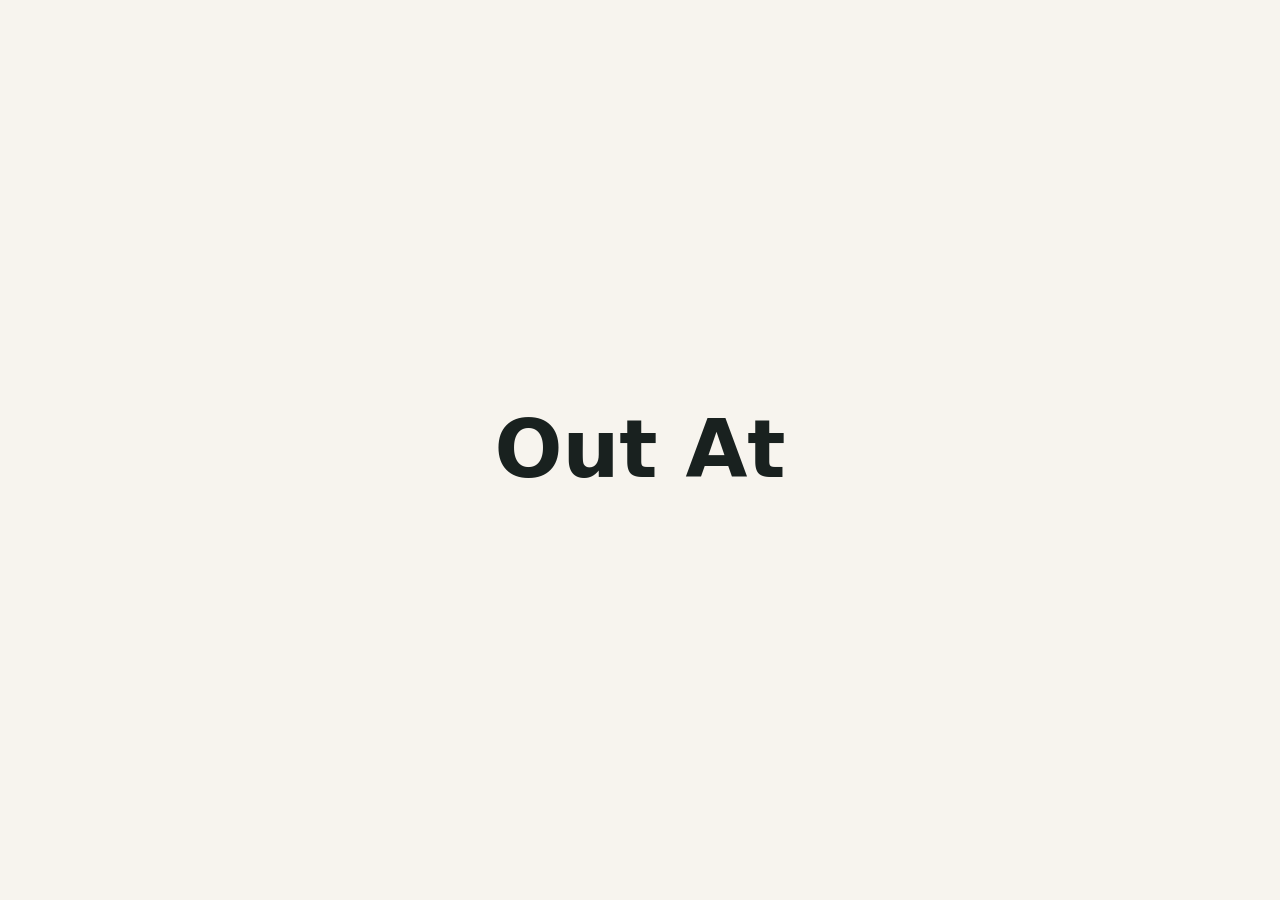
<file: index.html>
<!doctype html>
<html lang="en">
<head>
  <meta charset="utf-8">
  <meta name="viewport" content="width=device-width, initial-scale=1">
  <title>Out At</title>
  <meta name="description" content="Out At.">
  <link rel="stylesheet" href="assets/styles.css">
</head>
<body class="holding-page">
  <main class="holding">
    <h1>Out At</h1>
  </main>
</body>
</html>
</file>
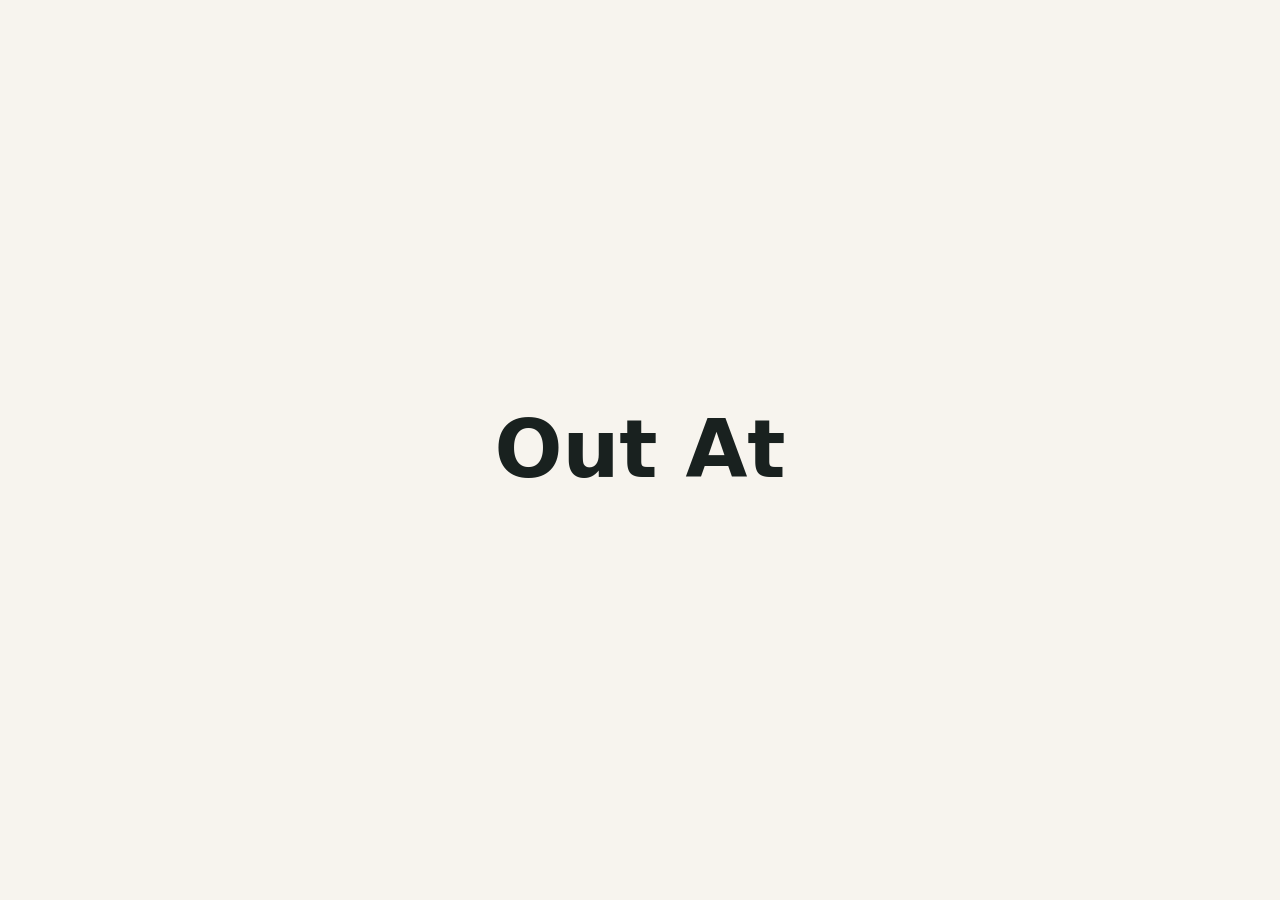
<file: join/index.html>
<!doctype html>
<html lang="en">
<head>
  <meta charset="utf-8">
  <meta name="viewport" content="width=device-width, initial-scale=1">
  <title>Join Out At</title>
  <meta name="robots" content="noindex">
  <meta http-equiv="refresh" content="0; url=/">
  <link rel="canonical" href="/">
  <link rel="stylesheet" href="../assets/styles.css">
</head>
<body class="holding-page">
  <main class="holding">
    <h1>Out At</h1>
  </main>
</body>
</html>
</file>
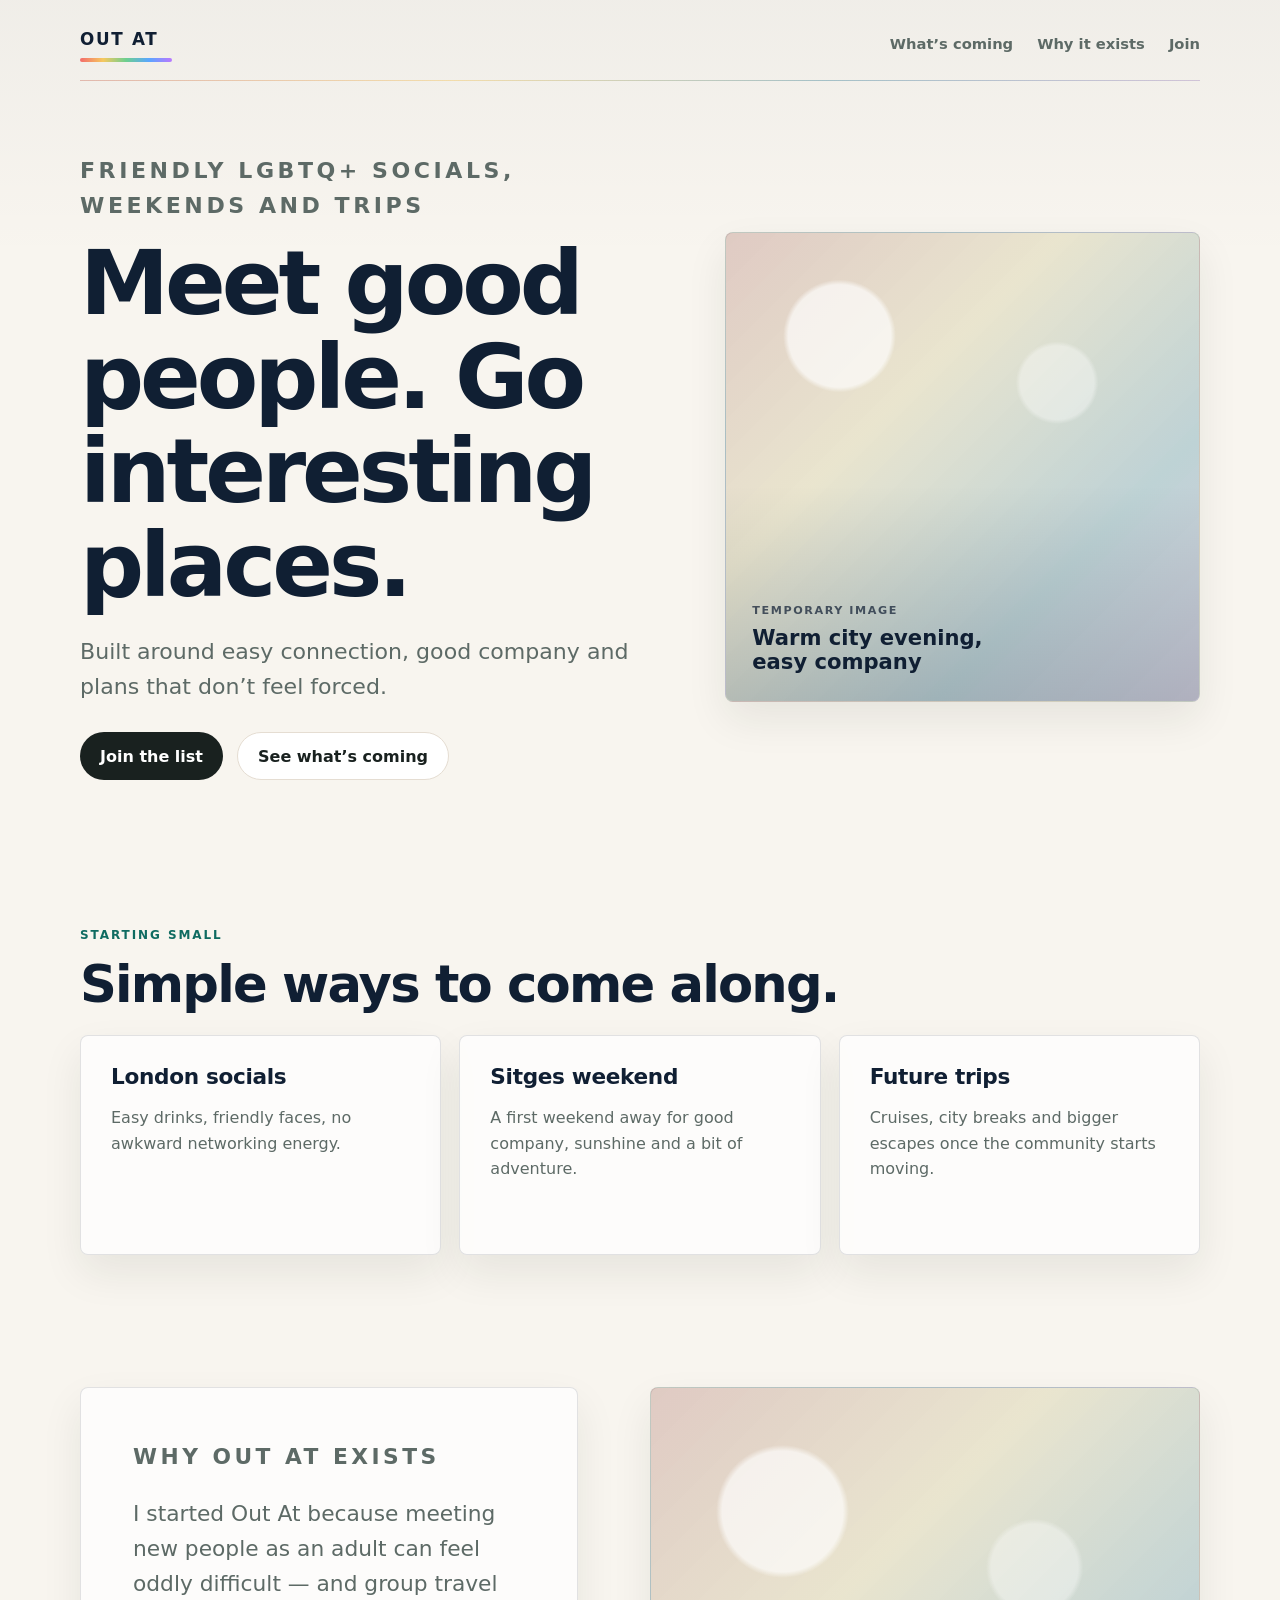
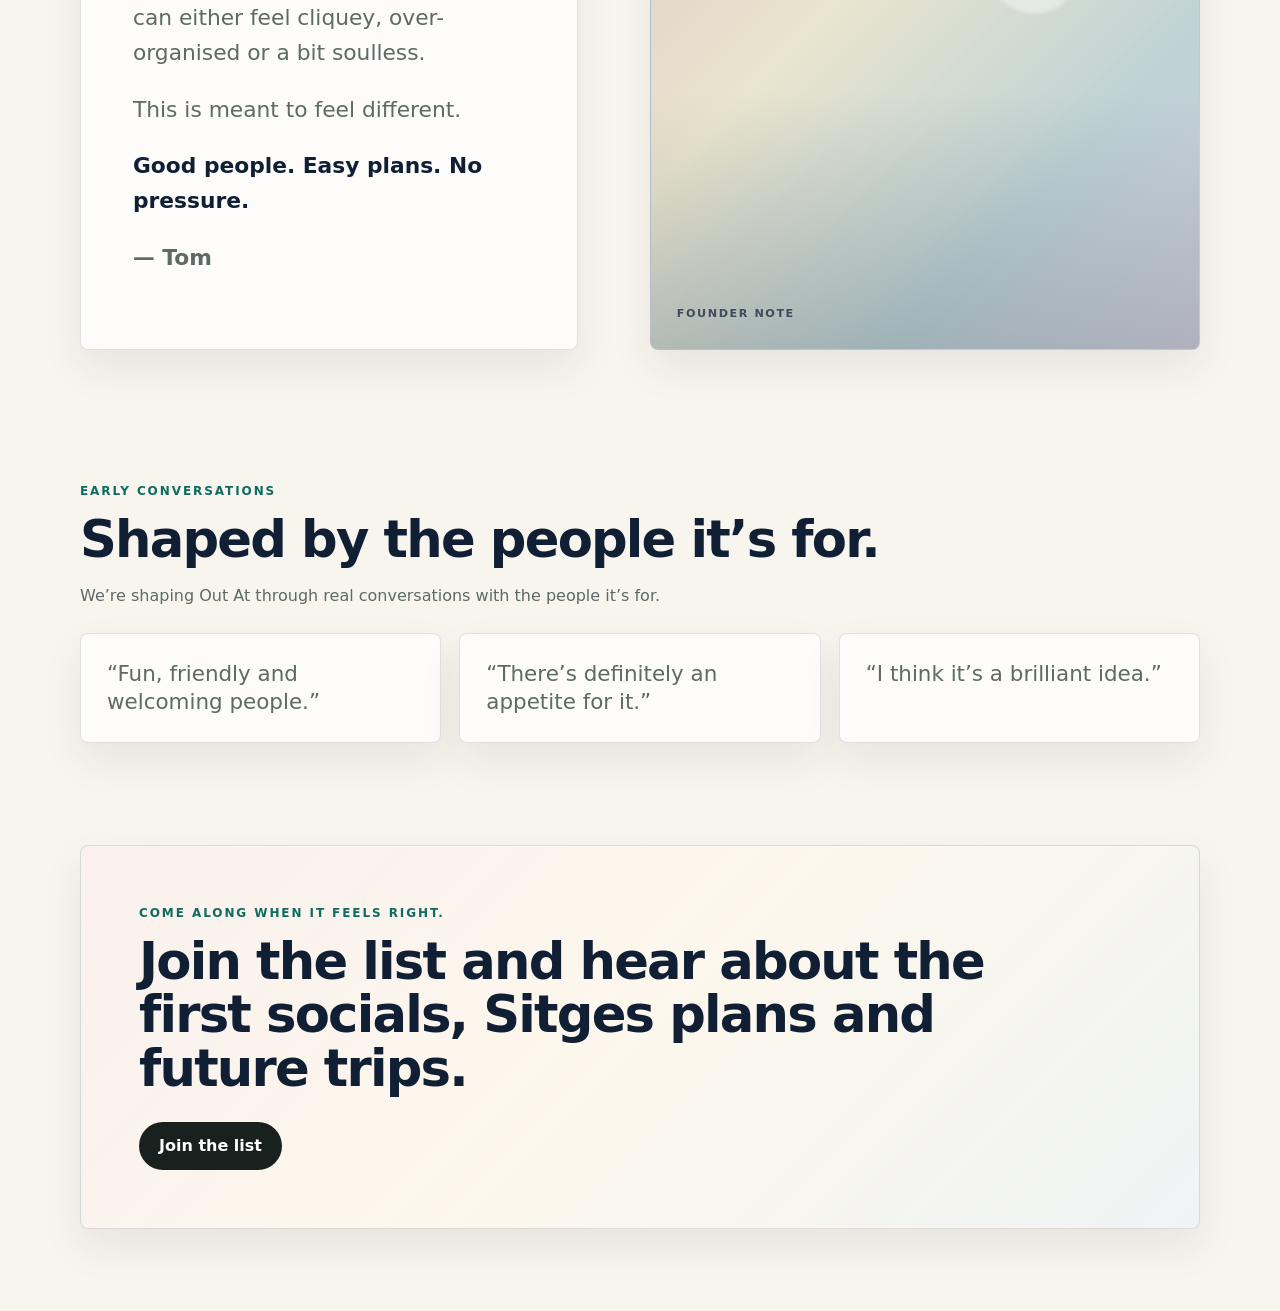
<file: poppet/index.html>
<!doctype html>
<html lang="en">
<head>
  <meta charset="utf-8">
  <meta name="viewport" content="width=device-width, initial-scale=1">
  <title>Out At | LGBTQ+ socials, weekends and trips</title>
  <meta name="description" content="Out At brings together friendly LGBTQ+ people for London socials, weekends away and future trips.">
  <link rel="stylesheet" href="../assets/styles.css">
  <link rel="stylesheet" href="../assets/mvp.css">
</head>
<body class="mvp-page">
  <header class="mvp-header">
    <a class="mvp-wordmark" href="/poppet/">
      <span>OUT AT</span>
      <span class="gradient-line"></span>
    </a>
    <nav class="mvp-nav" aria-label="Primary navigation">
      <a href="#coming">What’s coming</a>
      <a href="#why">Why it exists</a>
      <a href="/poppet/join.html">Join</a>
    </nav>
  </header>
  <div class="mvp-header-line" aria-hidden="true"></div>

  <main class="mvp-main">
    <section class="mvp-hero">
      <div class="mvp-hero-copy">
        <p class="eyebrow">Friendly LGBTQ+ socials, weekends and trips</p>
        <h1>Meet good people. Go interesting places.</h1>
        <p>
          Built around easy connection, good company and plans that don’t feel forced.
        </p>
        <div class="hero-actions">
          <a class="button primary" href="/poppet/join.html">Join the list</a>
          <a class="button secondary" href="#coming">See what’s coming</a>
        </div>
      </div>
      <div class="mvp-editorial-image" aria-label="Placeholder image: candid LGBTQ+ friends on a warm city evening.">
        <span>Temporary image</span>
        <strong>Warm city evening, easy company</strong>
      </div>
    </section>

    <section id="coming" class="mvp-section">
      <div class="section-heading">
        <p class="eyebrow">Starting small</p>
        <h2>Simple ways to come along.</h2>
      </div>
      <div class="mvp-card-grid">
        <article class="mvp-card">
          <h3>London socials</h3>
          <p>Easy drinks, friendly faces, no awkward networking energy.</p>
        </article>
        <article class="mvp-card">
          <h3>Sitges weekend</h3>
          <p>A first weekend away for good company, sunshine and a bit of adventure.</p>
        </article>
        <article class="mvp-card">
          <h3>Future trips</h3>
          <p>Cruises, city breaks and bigger escapes once the community starts moving.</p>
        </article>
      </div>
    </section>

    <section id="why" class="mvp-founder">
      <div class="mvp-founder-card">
        <p class="eyebrow">Why Out At exists</p>
        <p>
          I started Out At because meeting new people as an adult can feel oddly difficult — and group travel can either feel cliquey, over-organised or a bit soulless.
        </p>
        <p>This is meant to feel different.</p>
        <p><strong>Good people. Easy plans. No pressure.</strong></p>
        <p class="mvp-signoff">— Tom</p>
      </div>
      <div class="mvp-founder-image" aria-label="Placeholder founder image">
        <span>Founder note</span>
      </div>
    </section>

    <section class="mvp-section">
      <div class="section-heading">
        <p class="eyebrow">Early conversations</p>
        <h2>Shaped by the people it’s for.</h2>
        <p class="mvp-section-copy">
          We’re shaping Out At through real conversations with the people it’s for.
        </p>
      </div>
      <div class="mvp-quote-grid">
        <figure class="mvp-quote">
          <blockquote>“Fun, friendly and welcoming people.”</blockquote>
        </figure>
        <figure class="mvp-quote">
          <blockquote>“There’s definitely an appetite for it.”</blockquote>
        </figure>
        <figure class="mvp-quote">
          <blockquote>“I think it’s a brilliant idea.”</blockquote>
        </figure>
      </div>
    </section>

    <section class="mvp-final-cta">
      <p class="eyebrow">Come along when it feels right.</p>
      <h2>Join the list and hear about the first socials, Sitges plans and future trips.</h2>
      <a class="button primary" href="/poppet/join.html">Join the list</a>
    </section>
  </main>
</body>
</html>
</file>
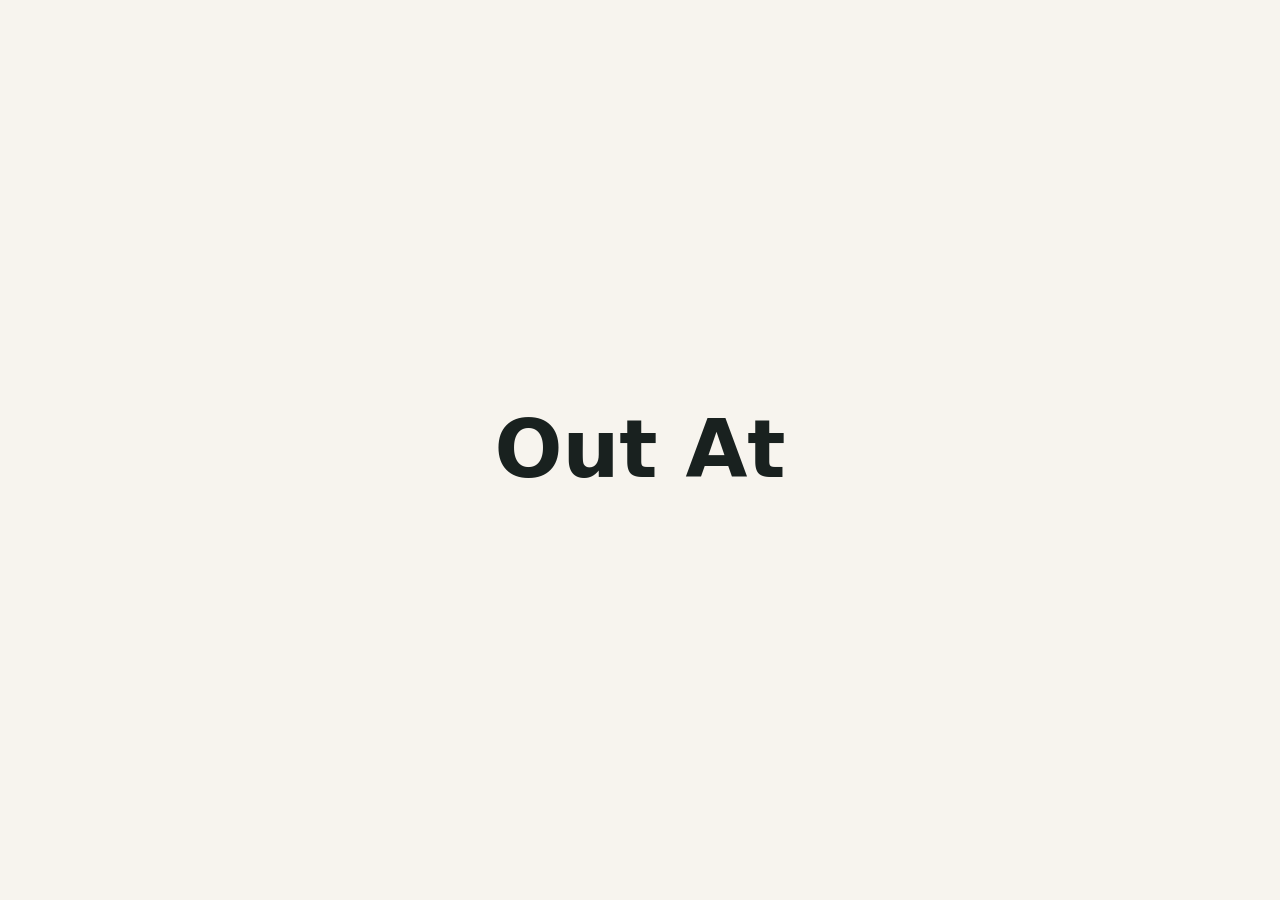
<file: join.html>
<!doctype html>
<html lang="en">
<head>
  <meta charset="utf-8">
  <meta name="viewport" content="width=device-width, initial-scale=1">
  <title>Join Out At</title>
  <meta name="robots" content="noindex">
  <meta http-equiv="refresh" content="0; url=/">
  <link rel="canonical" href="/">
  <link rel="stylesheet" href="assets/styles.css">
</head>
<body class="holding-page">
  <main class="holding">
    <h1>Out At</h1>
  </main>
</body>
</html>
</file>
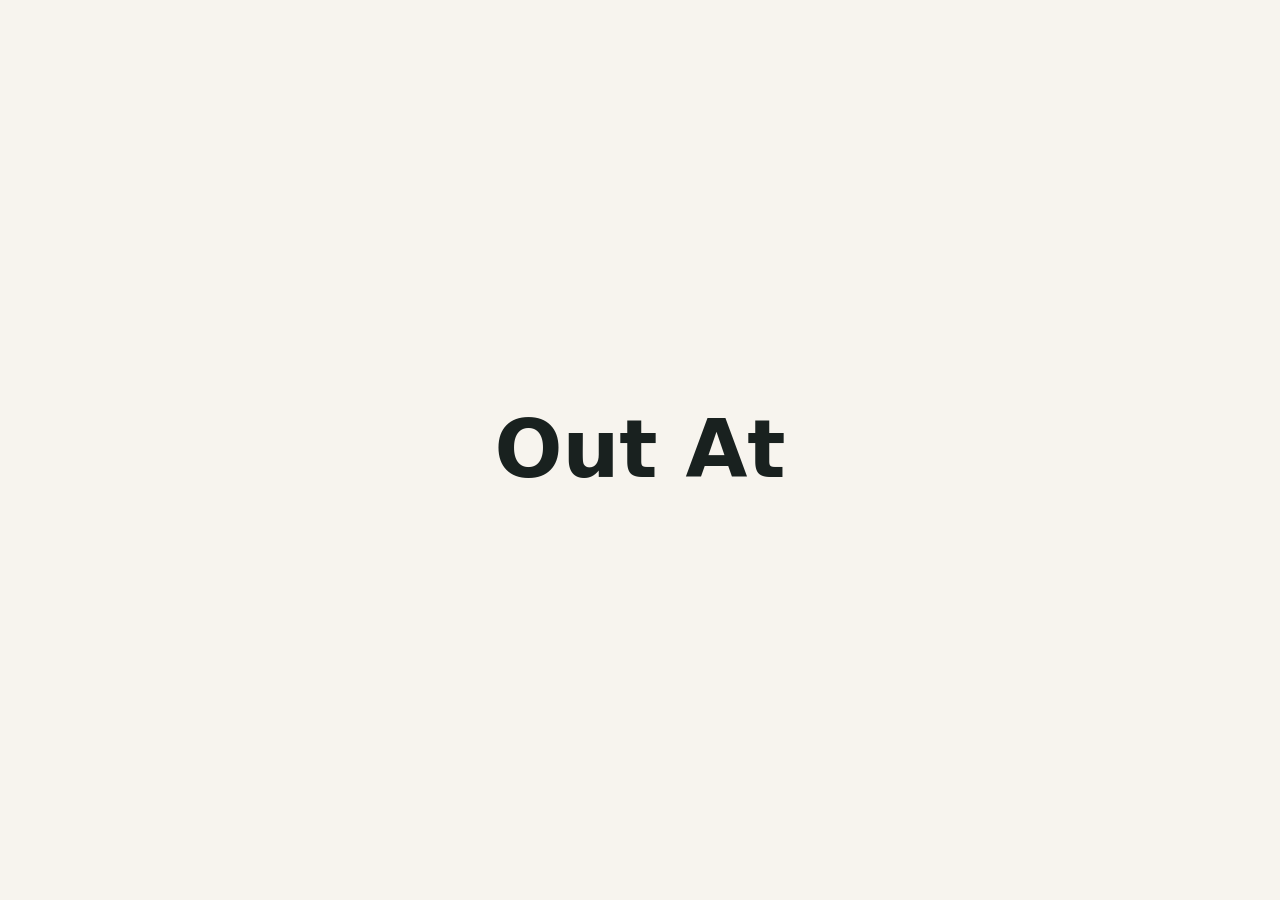
<file: privacy.html>
<!doctype html>
<html lang="en">
<head>
  <meta charset="utf-8">
  <meta name="viewport" content="width=device-width, initial-scale=1">
  <title>Privacy | Out At</title>
  <meta name="robots" content="noindex">
  <meta http-equiv="refresh" content="0; url=/">
  <link rel="canonical" href="/">
  <link rel="stylesheet" href="assets/styles.css">
</head>
<body class="holding-page">
  <main class="holding">
    <h1>Out At</h1>
  </main>
</body>
</html>
</file>
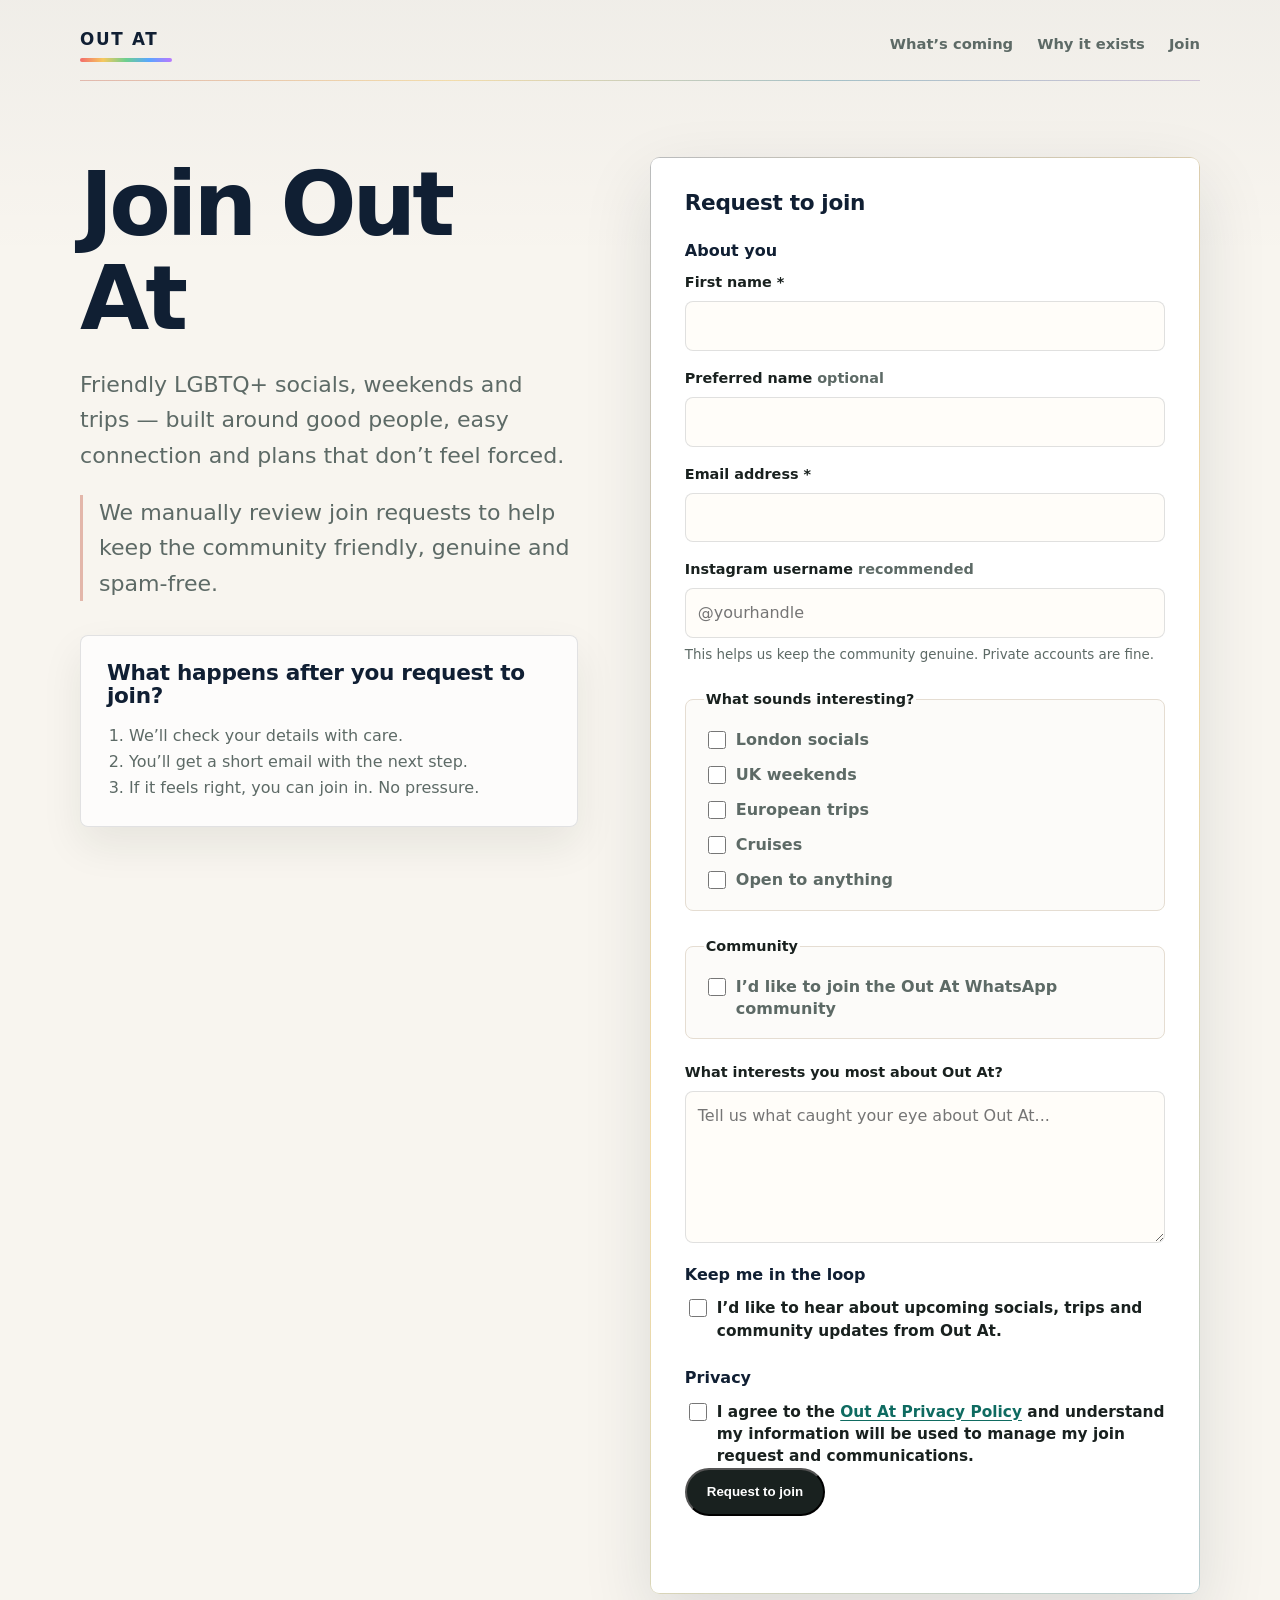
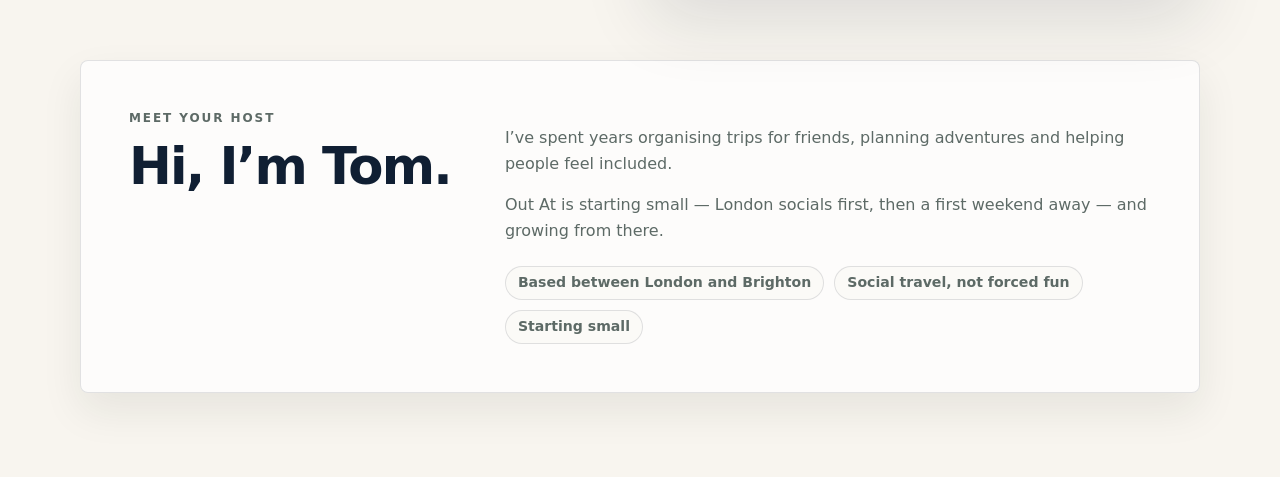
<file: poppet/join.html>
<!doctype html>
<html lang="en">
<head>
  <meta charset="utf-8">
  <meta name="viewport" content="width=device-width, initial-scale=1">
  <title>Join Out At</title>
  <meta name="description" content="Request to join Out At for friendly LGBTQ+ socials, weekends and trips.">
  <link rel="canonical" href="/poppet/join.html">
  <link rel="stylesheet" href="../assets/styles.css">
  <link rel="stylesheet" href="../assets/mvp.css">
  <script src="../assets/join-form.js" defer></script>
</head>
<body class="mvp-page">
  <header class="mvp-header">
    <a class="mvp-wordmark" href="/poppet/">
      <span>OUT AT</span>
      <span class="gradient-line"></span>
    </a>
    <nav class="mvp-nav" aria-label="Primary navigation">
      <a href="/poppet/#coming">What’s coming</a>
      <a href="/poppet/#why">Why it exists</a>
      <a href="/poppet/join.html">Join</a>
    </nav>
  </header>
  <div class="mvp-header-line" aria-hidden="true"></div>

  <main class="mvp-main">
    <section class="mvp-join-layout">
      <div class="mvp-join-copy">
        <h1>Join Out At</h1>
        <p>
          Friendly LGBTQ+ socials, weekends and trips — built around good people, easy connection and plans that don’t feel forced.
        </p>
        <p class="mvp-reassurance">
          We manually review join requests to help keep the community friendly, genuine and spam-free.
        </p>

        <div class="mvp-next-card">
          <h2>What happens after you request to join?</h2>
          <ol>
            <li>We’ll check your details with care.</li>
            <li>You’ll get a short email with the next step.</li>
            <li>If it feels right, you can join in. No pressure.</li>
          </ol>
        </div>
      </div>

      <section class="join-card mvp-form-card" aria-label="Out At join form">
        <form class="join-form branded-join-form" action="/api/join" method="post" data-join-form>
          <h2>Request to join</h2>

          <h3 class="mvp-form-section">About you</h3>
          <div class="form-grid">
            <label>
              <span>First name *</span>
              <input name="first_name" type="text" autocomplete="given-name" required>
            </label>

            <label>
              <span>Preferred name <em>optional</em></span>
              <input name="preferred_name" type="text" autocomplete="nickname">
            </label>

            <label>
              <span>Email address *</span>
              <input name="email" type="email" autocomplete="email" required>
            </label>

            <label>
              <span>Instagram username <em>recommended</em></span>
              <input name="instagram" type="text" autocomplete="off" placeholder="@yourhandle">
              <small>This helps us keep the community genuine. Private accounts are fine.</small>
            </label>
          </div>

          <fieldset>
            <legend>What sounds interesting?</legend>
            <label><input type="checkbox" name="interests" value="London socials"> London socials</label>
            <label><input type="checkbox" name="interests" value="UK weekends"> UK weekends</label>
            <label><input type="checkbox" name="interests" value="European trips"> European trips</label>
            <label><input type="checkbox" name="interests" value="Cruises"> Cruises</label>
            <label><input type="checkbox" name="interests" value="Open to anything"> Open to anything</label>
          </fieldset>

          <fieldset class="mvp-single-fieldset">
            <legend>Community</legend>
            <label><input type="checkbox" name="whatsapp_community" value="yes"> I’d like to join the Out At WhatsApp community</label>
          </fieldset>

          <label class="full-field">
            <span>What interests you most about Out At?</span>
            <textarea name="notes" rows="5" placeholder="Tell us what caught your eye about Out At..."></textarea>
          </label>

          <h3 class="mvp-form-section">Keep me in the loop</h3>
          <label class="consent-check">
            <input name="updates_opt_in" type="checkbox" value="yes">
            <span>I’d like to hear about upcoming socials, trips and community updates from Out At.</span>
          </label>

          <h3 class="mvp-form-section">Privacy</h3>
          <label class="consent-check">
            <input name="privacy_agreement" type="checkbox" value="yes" required>
            <span>I agree to the <a href="/poppet/privacy.html">Out At Privacy Policy</a> and understand my information will be used to manage my join request and communications.</span>
          </label>

          <button class="button primary" type="submit">Request to join</button>
          <p class="form-status" data-form-status role="status" aria-live="polite"></p>
        </form>
      </section>
    </section>

    <section class="mvp-host">
      <div>
        <p class="eyebrow">Meet your host</p>
        <h2>Hi, I’m Tom.</h2>
      </div>
      <div>
        <p>
          I’ve spent years organising trips for friends, planning adventures and helping people feel included.
        </p>
        <p>
          Out At is starting small — London socials first, then a first weekend away — and growing from there.
        </p>
        <div class="mvp-chip-row">
          <span>Based between London and Brighton</span>
          <span>Social travel, not forced fun</span>
          <span>Starting small</span>
        </div>
      </div>
    </section>
  </main>
</body>
</html>
</file>
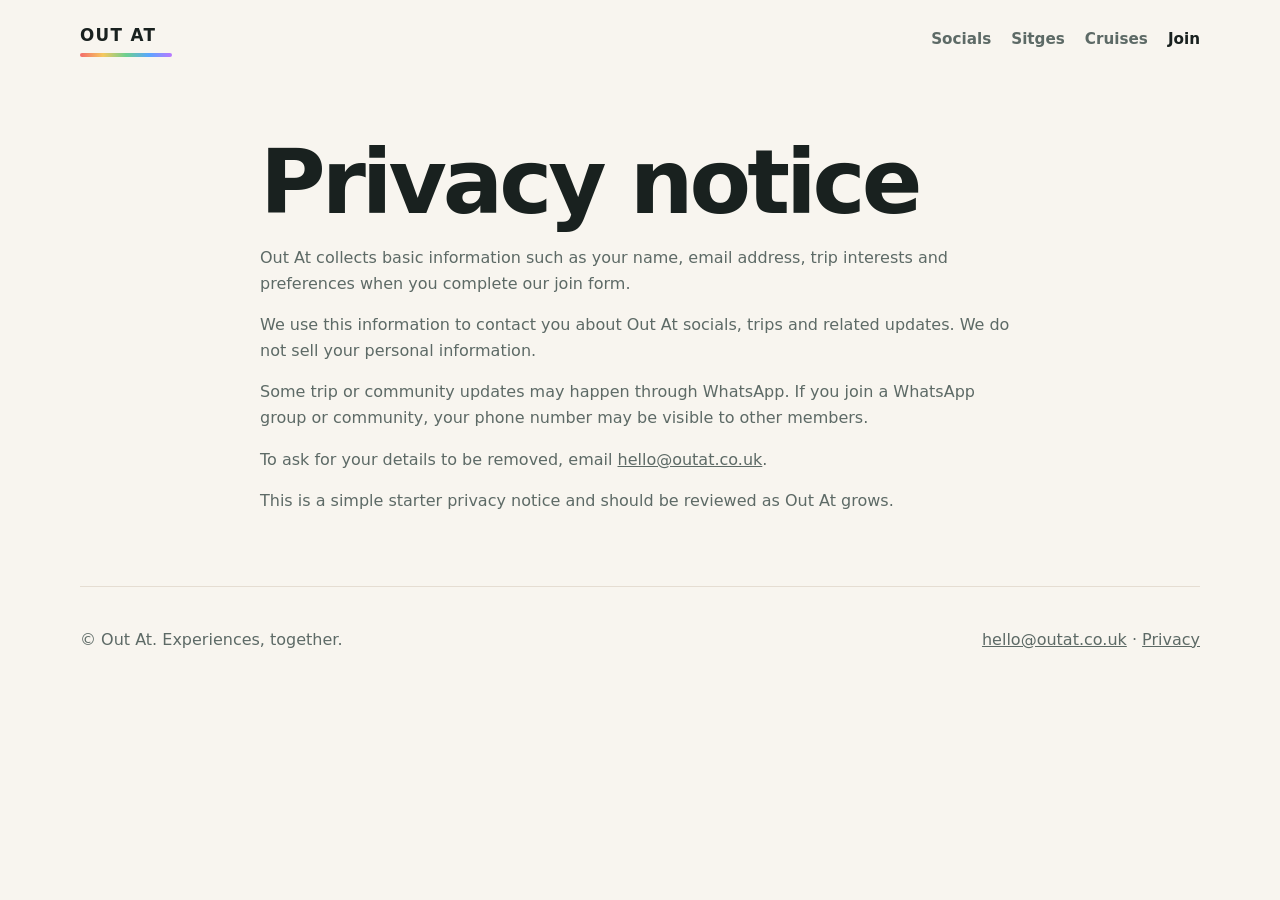
<file: poppet/privacy.html>
<!doctype html>
<html lang="en">
<head>
  <meta charset="utf-8">
  <meta name="viewport" content="width=device-width, initial-scale=1">
  <title>Privacy | Out At</title>
  <meta name="description" content="Out At privacy notice.">
  <link rel="stylesheet" href="../assets/styles.css">
</head>
<body>
  <header class="site-header">
    <a class="brand" href="/poppet/">
      <span class="brand-mark">OUT AT</span>
      <span class="gradient-line"></span>
    </a>
    <nav>
      <a href="/poppet/#socials">Socials</a>
      <a href="/poppet/trips/sitges-2026.html">Sitges</a>
      <a href="/poppet/#cruises">Cruises</a>
      <a class="nav-cta" href="/poppet/join.html">Join</a>
    </nav>
  </header>

  <main class="content-page">
    <h1>Privacy notice</h1>
    <p>
      Out At collects basic information such as your name, email address, trip interests and preferences when you complete our join form.
    </p>
    <p>
      We use this information to contact you about Out At socials, trips and related updates. We do not sell your personal information.
    </p>
    <p>
      Some trip or community updates may happen through WhatsApp. If you join a WhatsApp group or community, your phone number may be visible to other members.
    </p>
    <p>
      To ask for your details to be removed, email <a href="mailto:hello@outat.co.uk">hello@outat.co.uk</a>.
    </p>
    <p class="muted">
      This is a simple starter privacy notice and should be reviewed as Out At grows.
    </p>
  </main>

  <footer>
    <p>© Out At. Experiences, together.</p>
    <p><a href="mailto:hello@outat.co.uk">hello@outat.co.uk</a> · <a href="/poppet/privacy.html">Privacy</a></p>
  </footer>
</body>
</html>
</file>
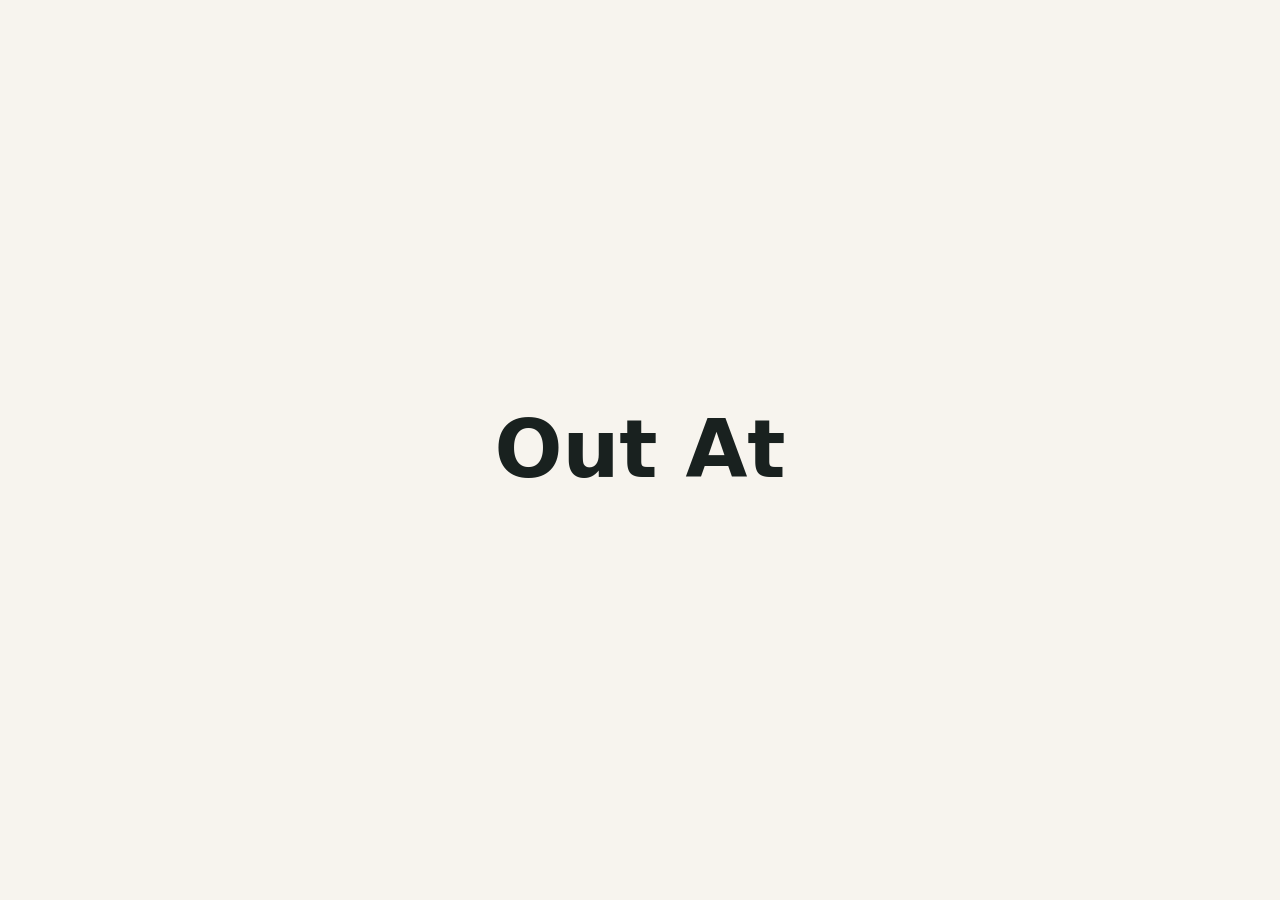
<file: trips/london-social.html>
<!doctype html>
<html lang="en">
<head>
  <meta charset="utf-8">
  <meta name="viewport" content="width=device-width, initial-scale=1">
  <title>Out At London</title>
  <meta name="robots" content="noindex">
  <meta http-equiv="refresh" content="0; url=/">
  <link rel="canonical" href="/">
  <link rel="stylesheet" href="../assets/styles.css">
</head>
<body class="holding-page">
  <main class="holding">
    <h1>Out At</h1>
  </main>
</body>
</html>
</file>
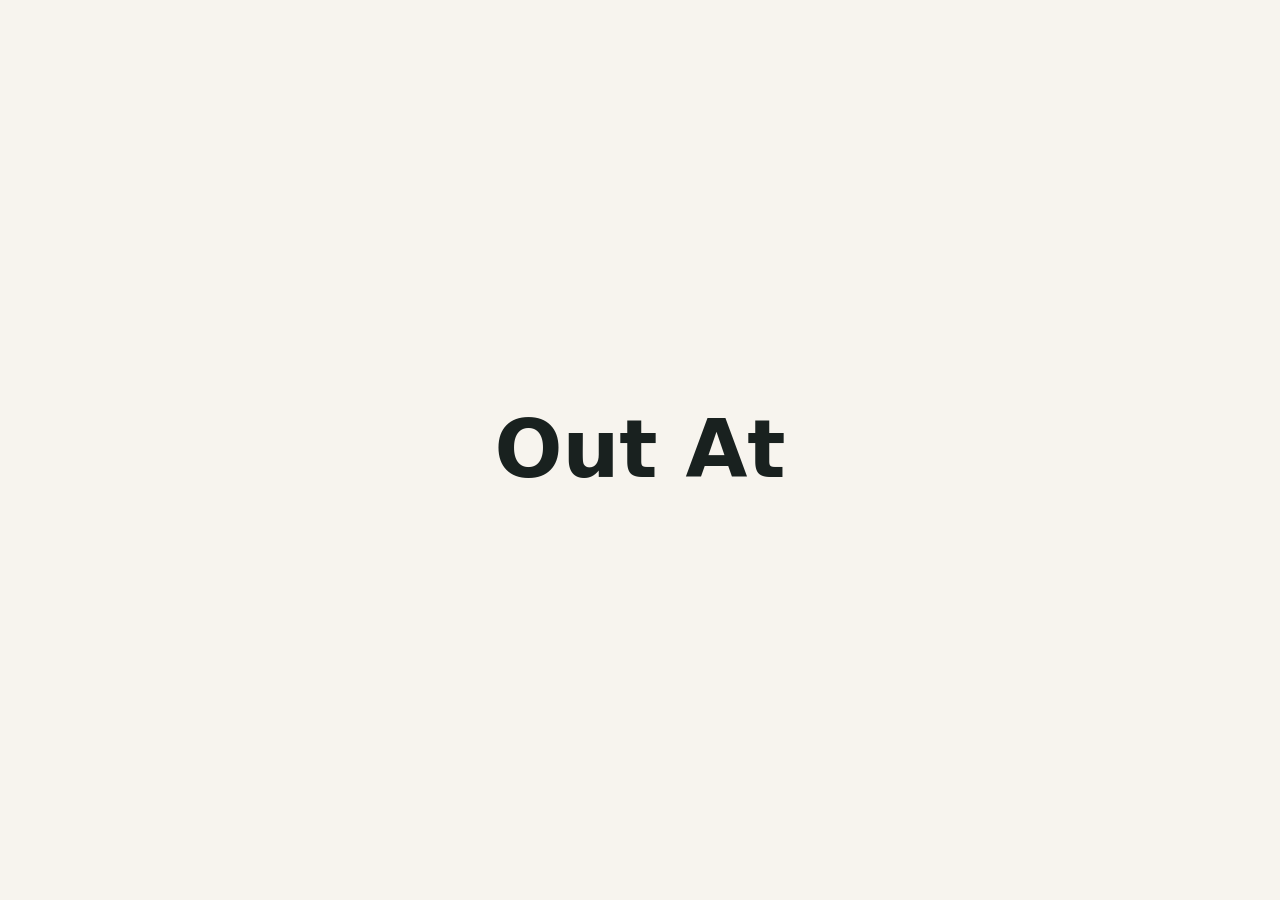
<file: trips/sitges-2026.html>
<!doctype html>
<html lang="en">
<head>
  <meta charset="utf-8">
  <meta name="viewport" content="width=device-width, initial-scale=1">
  <title>Out At Sitges 2026</title>
  <meta name="robots" content="noindex">
  <meta http-equiv="refresh" content="0; url=/">
  <link rel="canonical" href="/">
  <link rel="stylesheet" href="../assets/styles.css">
</head>
<body class="holding-page">
  <main class="holding">
    <h1>Out At</h1>
  </main>
</body>
</html>
</file>
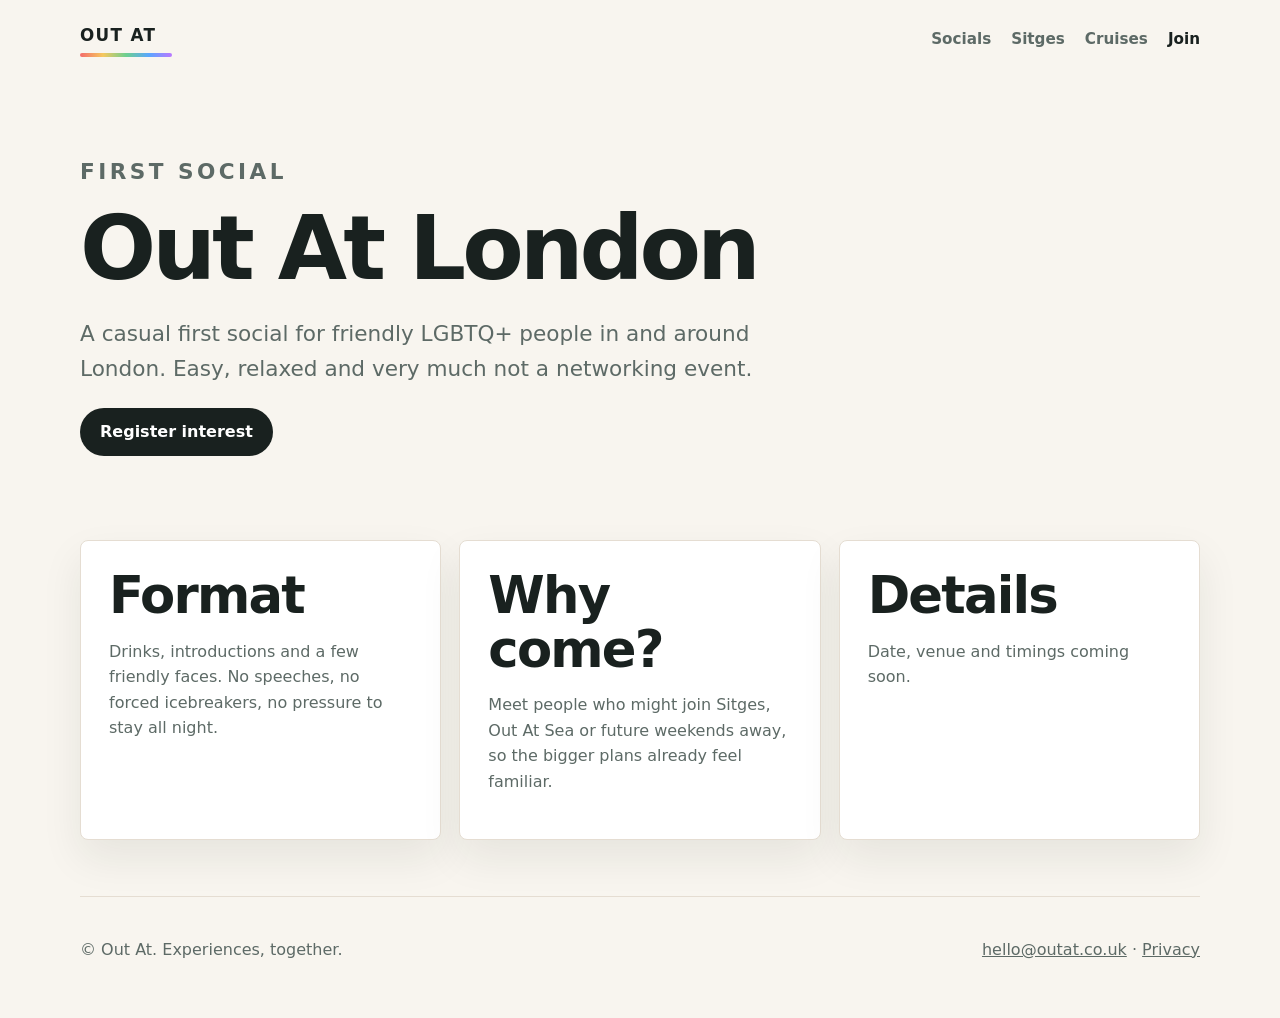
<file: poppet/trips/london-social.html>
<!doctype html>
<html lang="en">
<head>
  <meta charset="utf-8">
  <meta name="viewport" content="width=device-width, initial-scale=1">
  <title>Out At London</title>
  <meta name="description" content="Out At London social events for friendly LGBTQ+ people.">
  <link rel="stylesheet" href="../../assets/styles.css">
</head>
<body>
  <header class="site-header">
    <a class="brand" href="/poppet/">
      <span class="brand-mark">OUT AT</span>
      <span class="gradient-line"></span>
    </a>
    <nav>
      <a href="/poppet/#socials">Socials</a>
      <a href="/poppet/trips/sitges-2026.html">Sitges</a>
      <a href="/poppet/#cruises">Cruises</a>
      <a class="nav-cta" href="/poppet/join.html">Join</a>
    </nav>
  </header>

  <main>
    <section class="page-hero">
      <p class="eyebrow">First social</p>
      <h1>Out At London</h1>
      <p>
        A casual first social for friendly LGBTQ+ people in and around London. Easy, relaxed and very much not a networking event.
      </p>
      <a class="button primary" href="/poppet/join.html">Register interest</a>
    </section>

    <section class="details-grid">
      <div class="detail-card">
        <h2>Format</h2>
        <p>Drinks, introductions and a few friendly faces. No speeches, no forced icebreakers, no pressure to stay all night.</p>
      </div>
      <div class="detail-card">
        <h2>Why come?</h2>
        <p>Meet people who might join Sitges, Out At Sea or future weekends away, so the bigger plans already feel familiar.</p>
      </div>
      <div class="detail-card">
        <h2>Details</h2>
        <p>Date, venue and timings coming soon.</p>
      </div>
    </section>
  </main>

  <footer>
    <p>© Out At. Experiences, together.</p>
    <p><a href="mailto:hello@outat.co.uk">hello@outat.co.uk</a> · <a href="/poppet/privacy.html">Privacy</a></p>
  </footer>
</body>
</html>
</file>
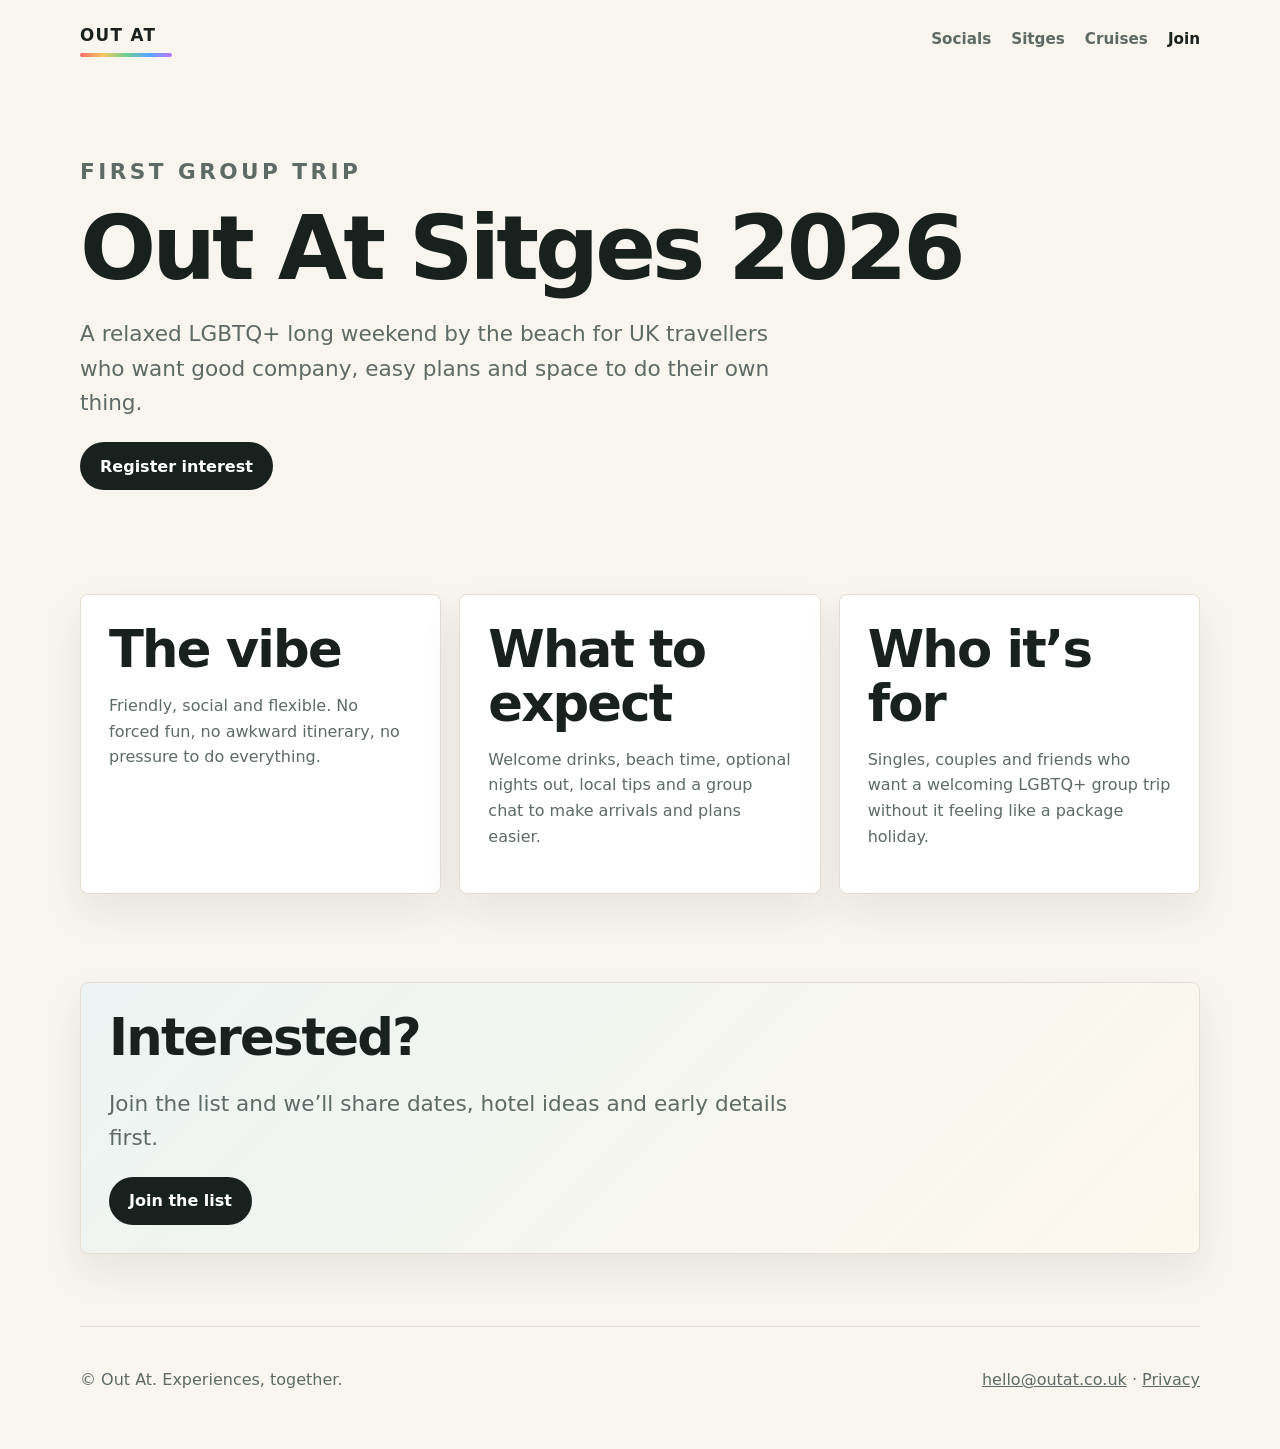
<file: poppet/trips/sitges-2026.html>
<!doctype html>
<html lang="en">
<head>
  <meta charset="utf-8">
  <meta name="viewport" content="width=device-width, initial-scale=1">
  <title>Out At Sitges 2026</title>
  <meta name="description" content="Out At Sitges 2026: a friendly LGBTQ+ long weekend by the beach.">
  <link rel="stylesheet" href="../../assets/styles.css">
</head>
<body>
  <header class="site-header">
    <a class="brand" href="/poppet/">
      <span class="brand-mark">OUT AT</span>
      <span class="gradient-line"></span>
    </a>
    <nav>
      <a href="/poppet/#socials">Socials</a>
      <a href="/poppet/trips/sitges-2026.html">Sitges</a>
      <a href="/poppet/#cruises">Cruises</a>
      <a class="nav-cta" href="/poppet/join.html">Join</a>
    </nav>
  </header>

  <main>
    <section class="page-hero trip-hero">
      <p class="eyebrow">First group trip</p>
      <h1>Out At Sitges 2026</h1>
      <p>
        A relaxed LGBTQ+ long weekend by the beach for UK travellers who want good company, easy plans and space to do their own thing.
      </p>
      <a class="button primary" href="/poppet/join.html">Register interest</a>
    </section>

    <section class="details-grid">
      <div class="detail-card">
        <h2>The vibe</h2>
        <p>Friendly, social and flexible. No forced fun, no awkward itinerary, no pressure to do everything.</p>
      </div>
      <div class="detail-card">
        <h2>What to expect</h2>
        <p>Welcome drinks, beach time, optional nights out, local tips and a group chat to make arrivals and plans easier.</p>
      </div>
      <div class="detail-card">
        <h2>Who it’s for</h2>
        <p>Singles, couples and friends who want a welcoming LGBTQ+ group trip without it feeling like a package holiday.</p>
      </div>
    </section>

    <section class="cta-panel">
      <h2>Interested?</h2>
      <p>Join the list and we’ll share dates, hotel ideas and early details first.</p>
      <a class="button primary" href="/poppet/join.html">Join the list</a>
    </section>
  </main>

  <footer>
    <p>© Out At. Experiences, together.</p>
    <p><a href="mailto:hello@outat.co.uk">hello@outat.co.uk</a> · <a href="/poppet/privacy.html">Privacy</a></p>
  </footer>
</body>
</html>
</file>
<file: assets/styles.css>
:root {
  --ink: #19211f;
  --navy: #101f33;
  --muted: #5d6a66;
  --soft: #f8f5ef;
  --card: #ffffff;
  --line: #e5ddd2;
  --accent: #0f6b61;
  --accent-2: #c55f4b;
  --sky: #dceaf0;
  --sun: #f2c766;
  --shadow: 0 18px 42px rgba(25, 33, 31, 0.08);
}

* {
  box-sizing: border-box;
}

body {
  margin: 0;
  font-family: Inter, ui-sans-serif, system-ui, -apple-system, BlinkMacSystemFont, "Segoe UI", sans-serif;
  background: var(--soft);
  color: var(--ink);
  line-height: 1.6;
}

.holding-page {
  min-height: 100vh;
  background: #f7f4ee;
}

.holding {
  width: min(1120px, calc(100% - 40px));
  min-height: 100vh;
  margin: 0 auto;
  display: grid;
  place-items: center;
}

.holding h1 {
  font-size: clamp(2.4rem, 8vw, 5rem);
  font-weight: 850;
  letter-spacing: 0;
}

.join-page {
  min-height: 100vh;
  background:
    linear-gradient(180deg, rgba(16, 31, 51, 0.06), transparent 34%),
    var(--soft);
}

.join-shell {
  width: min(1040px, calc(100% - 32px));
  margin: 0 auto;
}

.public-wordmark {
  display: inline-flex;
  flex-direction: column;
  gap: 5px;
  color: var(--navy);
  text-decoration: none;
  font-size: 1.12rem;
  font-weight: 850;
  letter-spacing: 0.08em;
  text-transform: uppercase;
}

.branded-join {
  display: grid;
  grid-template-columns: minmax(0, 0.8fr) minmax(360px, 1.05fr);
  gap: clamp(32px, 7vw, 86px);
  align-items: start;
  padding: 72px 0 90px;
}

.branded-join-intro {
  position: sticky;
  top: 32px;
  padding-top: 18px;
}

.branded-join-intro h1 {
  color: var(--navy);
}

.branded-join-intro p {
  max-width: 710px;
  color: var(--muted);
  font-size: clamp(1.12rem, 2vw, 1.32rem);
}

.join-card {
  position: relative;
  padding: 1px;
  border-radius: 10px;
  background: linear-gradient(135deg, rgba(16, 31, 51, 0.26), rgba(242, 199, 102, 0.55), rgba(58, 128, 151, 0.34));
  box-shadow: 0 26px 70px rgba(16, 31, 51, 0.12);
}

.branded-join-form {
  padding: 28px;
  background: var(--card);
  border-radius: 8px;
}

.form-grid {
  display: grid;
  grid-template-columns: repeat(2, 1fr);
  gap: 18px;
}

.branded-join-form label,
.branded-join-form fieldset {
  display: grid;
  gap: 8px;
}

.branded-join-form span,
.branded-join-form legend {
  color: var(--ink);
  font-size: 0.9rem;
  font-weight: 800;
}

.branded-join-form em {
  color: var(--muted);
  font-style: normal;
  font-weight: 650;
}

.branded-join-form input,
.branded-join-form textarea {
  width: 100%;
  min-height: 48px;
  border: 1px solid rgba(16, 31, 51, 0.13);
  border-radius: 8px;
  padding: 11px 12px;
  background: #fbfaf7;
  color: var(--ink);
  font: inherit;
}

.branded-join-form input:focus,
.branded-join-form textarea:focus {
  border-color: var(--accent);
  outline: 3px solid rgba(15, 107, 97, 0.13);
}

.branded-join-form textarea {
  resize: vertical;
}

.branded-join-form fieldset {
  margin: 22px 0 0;
  padding: 20px;
  grid-template-columns: repeat(2, 1fr);
  border: 1px solid var(--line);
  border-radius: 8px;
}

.branded-join-form fieldset label {
  display: flex;
  align-items: center;
  gap: 9px;
  color: var(--muted);
  font-weight: 650;
}

.branded-join-form input[type="checkbox"] {
  width: 18px;
  min-height: 18px;
  accent-color: var(--accent);
}

.full-field {
  margin-top: 22px;
}

.consent-check {
  margin-top: 22px;
  display: flex;
  align-items: flex-start;
  gap: 10px;
  color: var(--ink);
  font-weight: 750;
}

.consent-check input {
  width: 18px;
  min-height: 18px;
  margin-top: 3px;
  accent-color: var(--accent);
}

.consent-check span {
  font-size: 1rem;
}

.form-status {
  min-height: 1.6em;
  margin: 18px 0 0;
  color: var(--muted);
  font-weight: 750;
}

.form-status[data-state="success"] {
  color: var(--accent);
}

.form-status[data-state="error"] {
  color: #a14435;
}

.join-form button:disabled {
  cursor: wait;
  opacity: 0.72;
}

.error-page {
  min-height: 100vh;
  background: #f7f4ee;
}

.error-wrap {
  width: min(680px, calc(100% - 40px));
  min-height: 100vh;
  margin: 0 auto;
  display: grid;
  align-content: center;
  justify-items: start;
  gap: 20px;
}

.error-brand {
  margin: 0;
  font-weight: 850;
  letter-spacing: 0.08em;
  text-transform: uppercase;
}

.error-wrap h1 {
  font-size: clamp(2.4rem, 8vw, 5rem);
  max-width: 680px;
  font-weight: 850;
  letter-spacing: -0.035em;
}

.error-wrap p {
  max-width: 520px;
  margin: 0;
  color: var(--muted);
  font-size: clamp(1.05rem, 3vw, 1.25rem);
}

a {
  color: inherit;
}

.site-header {
  width: min(1120px, calc(100% - 32px));
  margin: 0 auto;
  padding: 22px 0;
  display: flex;
  justify-content: space-between;
  align-items: center;
  gap: 22px;
}

.brand {
  text-decoration: none;
  display: inline-flex;
  flex-direction: column;
  gap: 4px;
}

.brand-mark {
  font-weight: 850;
  letter-spacing: 0.08em;
  font-size: 1.05rem;
}

.gradient-line {
  display: block;
  height: 4px;
  width: 92px;
  border-radius: 999px;
  background: linear-gradient(90deg, #f36b6b, #f6c85f, #6dcf8f, #5aa6ff, #ba78ff);
}

nav {
  display: flex;
  gap: 20px;
  font-weight: 650;
  font-size: 0.95rem;
}

nav a {
  text-decoration: none;
  color: var(--muted);
}

nav a:hover {
  color: var(--ink);
}

.nav-cta {
  color: var(--ink);
}

main {
  width: min(1120px, calc(100% - 32px));
  margin: 0 auto;
}

.hero {
  min-height: 72vh;
  display: grid;
  grid-template-columns: minmax(0, 1.08fr) minmax(320px, 0.92fr);
  gap: clamp(32px, 6vw, 72px);
  align-items: center;
  padding: 56px 0 76px;
}

.hero-content {
  max-width: 760px;
}

.eyebrow,
.card-kicker {
  text-transform: uppercase;
  letter-spacing: 0.16em;
  font-size: 0.75rem;
  font-weight: 800;
  color: var(--accent);
  margin: 0 0 12px;
}

h1,
h2,
h3 {
  line-height: 1.05;
  margin: 0;
}

h1 {
  font-size: clamp(3rem, 7vw, 5.9rem);
  max-width: 900px;
  letter-spacing: -0.045em;
}

h2 {
  font-size: clamp(2rem, 4vw, 3.4rem);
  letter-spacing: -0.035em;
}

h3 {
  font-size: 1.35rem;
  letter-spacing: -0.015em;
}

.hero-copy,
.page-hero p,
.intro p,
.cta-panel p {
  max-width: 720px;
  font-size: clamp(1.08rem, 2vw, 1.35rem);
  color: var(--muted);
}

.hero-actions {
  display: flex;
  flex-wrap: wrap;
  gap: 14px;
  margin-top: 28px;
}

.button {
  display: inline-flex;
  align-items: center;
  justify-content: center;
  min-height: 48px;
  padding: 0 20px;
  border-radius: 999px;
  text-decoration: none;
  font-weight: 800;
}

.button.primary {
  background: var(--ink);
  color: white;
}

.button.primary:hover {
  background: var(--accent);
}

.button.secondary {
  background: white;
  color: var(--ink);
  border: 1px solid var(--line);
}

.hero-media {
  min-height: 470px;
  position: relative;
}

.image-placeholder,
.card-image,
.story-image {
  color: rgba(25, 33, 31, 0.78);
  background:
    linear-gradient(135deg, rgba(15, 107, 97, 0.18), rgba(242, 199, 102, 0.2)),
    var(--sky);
  border: 1px solid rgba(25, 33, 31, 0.09);
  overflow: hidden;
}

.image-placeholder {
  position: absolute;
  display: flex;
  flex-direction: column;
  justify-content: flex-end;
  gap: 4px;
  padding: 24px;
  box-shadow: var(--shadow);
}

.image-placeholder::before,
.card-image::before,
.story-image::before {
  content: "";
  position: absolute;
  inset: 0;
  background:
    radial-gradient(circle at 24% 26%, rgba(255, 255, 255, 0.62) 0 9%, transparent 10%),
    radial-gradient(circle at 70% 34%, rgba(255, 255, 255, 0.42) 0 7%, transparent 8%),
    linear-gradient(160deg, transparent 0 58%, rgba(197, 95, 75, 0.26) 59% 100%);
  pointer-events: none;
}

.image-placeholder.large {
  inset: 0 56px 72px 0;
  border-radius: 8px;
}

.image-placeholder.small {
  right: 0;
  bottom: 0;
  width: 52%;
  min-height: 190px;
  border-radius: 8px;
  background:
    linear-gradient(135deg, rgba(197, 95, 75, 0.18), rgba(15, 107, 97, 0.18)),
    #efe7dd;
}

.image-placeholder span,
.story-image span {
  position: relative;
  z-index: 1;
  text-transform: uppercase;
  letter-spacing: 0.14em;
  font-size: 0.68rem;
  font-weight: 850;
}

.image-placeholder strong,
.story-image strong {
  position: relative;
  z-index: 1;
  max-width: 260px;
  font-size: 1.18rem;
  line-height: 1.15;
}

.intro,
.cards-section,
.why,
.story-band,
.cta-panel,
.form-wrap,
.details-grid,
.content-page {
  padding: 56px 0;
}

.intro {
  display: grid;
  grid-template-columns: minmax(0, 0.9fr) minmax(0, 1.1fr);
  gap: 36px;
  align-items: end;
  border-top: 1px solid var(--line);
  border-bottom: 1px solid var(--line);
}

.section-heading {
  margin-bottom: 24px;
}

.cards,
.why-grid,
.details-grid,
.form-wrap {
  display: grid;
  gap: 18px;
}

.cards {
  grid-template-columns: repeat(3, 1fr);
  align-items: stretch;
}

.why-grid,
.details-grid,
.form-wrap {
  grid-template-columns: repeat(3, 1fr);
}

.form-wrap {
  grid-template-columns: 2fr 1fr;
}

.card,
.detail-card,
.note-card,
.form-card,
.cta-panel {
  background: var(--card);
  border: 1px solid var(--line);
  border-radius: 8px;
  padding: 28px;
  box-shadow: var(--shadow);
}

.card {
  display: flex;
  flex-direction: column;
}

.card.featured {
  transform: translateY(-8px);
}

.card-image {
  position: relative;
  min-height: 180px;
  border-radius: 6px;
  margin: -12px -12px 22px;
  padding: 18px;
  display: flex;
  align-items: flex-end;
  font-size: 0.8rem;
  font-weight: 850;
  text-transform: uppercase;
  letter-spacing: 0.12em;
}

.card p,
.detail-card p,
.note-card p,
.form-card p,
.why p,
.content-page p {
  color: var(--muted);
}

.card a {
  margin-top: auto;
  font-weight: 800;
  color: var(--accent);
  text-decoration: none;
}

.why-grid > div {
  border-top: 1px solid var(--line);
  padding-top: 18px;
}

.story-band {
  display: grid;
  grid-template-columns: minmax(0, 0.92fr) minmax(320px, 1.08fr);
  gap: 34px;
  align-items: stretch;
  border-top: 1px solid var(--line);
}

.story-copy {
  align-self: center;
}

.story-copy p {
  color: var(--muted);
  font-size: 1.1rem;
}

.story-image {
  position: relative;
  min-height: 360px;
  border-radius: 8px;
  padding: 26px;
  display: flex;
  flex-direction: column;
  justify-content: flex-end;
  gap: 4px;
}

.cta-panel {
  margin: 32px 0 72px;
  background:
    linear-gradient(135deg, rgba(15, 107, 97, 0.08), rgba(242, 199, 102, 0.12)),
    var(--card);
}

.page-hero {
  padding: 76px 0 28px;
}

.trip-hero {
  padding-bottom: 48px;
}

.form-placeholder {
  min-height: 360px;
  border: 2px dashed var(--line);
  border-radius: 18px;
  display: grid;
  place-content: center;
  text-align: center;
  padding: 28px;
  background: #faf8f4;
}

.muted {
  color: var(--muted);
}

.content-page {
  max-width: 760px;
}

footer {
  width: min(1120px, calc(100% - 32px));
  margin: 0 auto;
  padding: 40px 0 56px;
  display: flex;
  justify-content: space-between;
  gap: 16px;
  color: var(--muted);
  border-top: 1px solid var(--line);
}

footer p {
  margin: 0;
}

@media (max-width: 820px) {
  .site-header,
  footer {
    align-items: flex-start;
    flex-direction: column;
  }

  nav {
    flex-wrap: wrap;
    gap: 14px;
    width: 100%;
  }

  .hero {
    grid-template-columns: 1fr;
    min-height: auto;
    padding: 42px 0 56px;
  }

  .hero-media {
    min-height: 330px;
  }

  .cards,
  .why-grid,
  .details-grid,
  .form-wrap,
  .intro,
  .story-band {
    grid-template-columns: 1fr;
  }

  .card.featured {
    transform: none;
  }

  h1 {
    font-size: clamp(2.8rem, 14vw, 4.6rem);
  }

  .branded-join,
  .form-grid,
  .branded-join-form fieldset {
    grid-template-columns: 1fr;
  }

  .branded-join {
    gap: 28px;
    padding: 48px 0 72px;
  }

  .branded-join-intro {
    position: static;
  }

  .branded-join-form {
    padding: 22px;
  }

  .join-card {
    border-radius: 8px;
  }

  .hero-actions,
  .button {
    width: 100%;
  }

  .image-placeholder.large {
    inset: 0 28px 52px 0;
  }

  .image-placeholder.small {
    width: 58%;
    min-height: 150px;
  }

  .intro,
  .cards-section,
  .why,
  .story-band,
  .cta-panel,
  .form-wrap,
  .details-grid,
  .content-page {
    padding: 42px 0;
  }

  .card,
  .detail-card,
  .note-card,
  .form-card,
  .cta-panel {
    padding: 22px;
  }
}
</file>
<file: assets/mvp.css>
.mvp-page {
  min-height: 100vh;
  background:
    linear-gradient(180deg, rgba(16, 31, 51, 0.035), transparent 260px),
    var(--soft);
  color: var(--navy);
}

.mvp-header,
.mvp-main {
  width: min(1120px, calc(100% - 36px));
  margin: 0 auto;
}

.mvp-header {
  padding: 26px 0 18px;
  display: flex;
  align-items: center;
  justify-content: space-between;
  gap: 24px;
}

.mvp-wordmark {
  display: inline-flex;
  flex-direction: column;
  gap: 5px;
  color: var(--navy);
  text-decoration: none;
  font-size: 1.05rem;
  font-weight: 900;
  letter-spacing: 0.1em;
}

.mvp-header-line {
  width: min(1120px, calc(100% - 36px));
  height: 1px;
  margin: 0 auto;
  background: linear-gradient(90deg, rgba(197, 95, 75, 0.38), rgba(242, 199, 102, 0.48), rgba(58, 128, 151, 0.42), rgba(142, 110, 178, 0.34));
}

.mvp-nav {
  display: flex;
  gap: 24px;
  align-items: center;
  font-size: 0.92rem;
  font-weight: 750;
}

.mvp-nav a {
  color: var(--muted);
  text-decoration: none;
}

.mvp-nav a:hover {
  color: var(--navy);
}

.mvp-hero {
  min-height: 650px;
  display: grid;
  grid-template-columns: minmax(0, 1.08fr) minmax(300px, 0.92fr);
  gap: clamp(36px, 7vw, 88px);
  align-items: center;
  padding: 72px 0 80px;
}

.mvp-hero-copy h1,
.mvp-join-copy h1 {
  color: var(--navy);
}

.mvp-hero-copy p,
.mvp-join-copy > p,
.mvp-section-copy,
.mvp-founder p,
.mvp-host p {
  color: var(--muted);
}

.mvp-hero-copy > p,
.mvp-join-copy > p {
  max-width: 650px;
  font-size: clamp(1.12rem, 2vw, 1.38rem);
}

.mvp-editorial-image,
.mvp-founder-image {
  position: relative;
  min-height: 470px;
  border: 1px solid rgba(16, 31, 51, 0.11);
  border-radius: 8px;
  background:
    radial-gradient(circle at 24% 22%, rgba(255, 255, 255, 0.66) 0 10%, transparent 11%),
    radial-gradient(circle at 70% 32%, rgba(255, 255, 255, 0.38) 0 8%, transparent 9%),
    linear-gradient(135deg, rgba(197, 95, 75, 0.24), rgba(242, 199, 102, 0.2) 36%, rgba(58, 128, 151, 0.24) 72%, rgba(142, 110, 178, 0.22)),
    #e7ece9;
  box-shadow: var(--shadow);
  overflow: hidden;
  padding: 26px;
  display: flex;
  flex-direction: column;
  justify-content: flex-end;
  gap: 6px;
}

.mvp-editorial-image::after,
.mvp-founder-image::after {
  content: "";
  position: absolute;
  inset: auto 0 0;
  height: 46%;
  background: linear-gradient(0deg, rgba(16, 31, 51, 0.18), transparent);
}

.mvp-editorial-image span,
.mvp-founder-image span {
  position: relative;
  z-index: 1;
  text-transform: uppercase;
  letter-spacing: 0.14em;
  font-size: 0.7rem;
  font-weight: 850;
  color: rgba(16, 31, 51, 0.72);
}

.mvp-editorial-image strong {
  position: relative;
  z-index: 1;
  max-width: 290px;
  font-size: 1.32rem;
  line-height: 1.16;
}

.mvp-section,
.mvp-founder,
.mvp-final-cta,
.mvp-join-layout,
.mvp-host {
  padding: 66px 0;
}

.mvp-card-grid,
.mvp-quote-grid {
  display: grid;
  grid-template-columns: repeat(3, 1fr);
  gap: 18px;
}

.mvp-card,
.mvp-quote,
.mvp-founder-card,
.mvp-next-card,
.mvp-host,
.mvp-final-cta {
  border: 1px solid rgba(16, 31, 51, 0.12);
  border-radius: 8px;
  background: rgba(255, 255, 255, 0.72);
  box-shadow: var(--shadow);
}

.mvp-card {
  padding: 30px;
  min-height: 220px;
}

.mvp-card p,
.mvp-quote blockquote,
.mvp-next-card li {
  color: var(--muted);
}

.mvp-founder,
.mvp-join-layout {
  display: grid;
  grid-template-columns: minmax(0, 0.95fr) minmax(340px, 1.05fr);
  gap: clamp(28px, 6vw, 72px);
  align-items: stretch;
}

.mvp-founder-card {
  padding: clamp(28px, 5vw, 52px);
}

.mvp-founder-card p {
  max-width: 700px;
  font-size: clamp(1.12rem, 2vw, 1.36rem);
}

.mvp-founder-card strong {
  color: var(--navy);
}

.mvp-signoff {
  color: var(--navy);
  font-weight: 850;
}

.mvp-founder-image {
  min-height: 320px;
}

.mvp-quote {
  margin: 0;
  padding: 26px;
}

.mvp-quote blockquote {
  margin: 0;
  font-size: clamp(1.1rem, 2vw, 1.34rem);
  line-height: 1.3;
}

.mvp-final-cta {
  margin: 36px 0 82px;
  padding: clamp(30px, 6vw, 58px);
  background:
    linear-gradient(135deg, rgba(197, 95, 75, 0.08), rgba(242, 199, 102, 0.1), rgba(58, 128, 151, 0.08)),
    rgba(255, 255, 255, 0.76);
}

.mvp-final-cta h2 {
  max-width: 850px;
  margin-bottom: 26px;
}

.mvp-join-layout {
  align-items: start;
  padding-top: 76px;
}

.mvp-next-card {
  margin-top: 34px;
  padding: 26px;
}

.mvp-reassurance {
  padding-left: 16px;
  border-left: 3px solid rgba(197, 95, 75, 0.42);
}

.mvp-next-card h2,
.mvp-form-card h2 {
  font-size: 1.35rem;
  letter-spacing: -0.015em;
}

.mvp-next-card ol {
  margin: 16px 0 0;
  padding-left: 22px;
}

.mvp-form-card {
  position: sticky;
  top: 24px;
}

.mvp-form-card .branded-join-form {
  padding: clamp(24px, 4vw, 34px);
}

.mvp-form-card .branded-join-form h2 {
  margin-bottom: 24px;
}

.mvp-form-card .form-grid {
  grid-template-columns: 1fr;
  gap: 16px;
}

.mvp-form-card .branded-join-form label,
.mvp-form-card .branded-join-form fieldset {
  gap: 7px;
}

.mvp-form-card .branded-join-form input,
.mvp-form-card .branded-join-form textarea {
  background: #fffdf9;
}

.mvp-form-card .branded-join-form fieldset {
  margin: 24px 0 0;
  padding: 18px;
  grid-template-columns: 1fr;
  gap: 12px;
  background: rgba(251, 250, 247, 0.72);
}

.mvp-form-card .branded-join-form fieldset label {
  align-items: flex-start;
  line-height: 1.35;
}

.mvp-form-card .branded-join-form input[type="checkbox"] {
  flex: 0 0 18px;
  width: 18px;
  min-height: 18px;
  margin-top: 2px;
}

.mvp-form-section {
  margin: 28px 0 12px;
  font-size: 1rem;
  letter-spacing: 0;
}

.mvp-form-section + .consent-check,
.full-field + .mvp-form-section {
  margin-top: 24px;
}

.branded-join-form small {
  display: block;
  color: var(--muted);
  font-size: 0.84rem;
  line-height: 1.45;
}

.mvp-single-fieldset {
  grid-template-columns: 1fr;
}

.consent-check a {
  color: var(--accent);
  text-underline-offset: 3px;
}

.mvp-form-card .consent-check {
  display: flex;
  align-items: flex-start;
  gap: 10px;
  margin-top: 14px;
  line-height: 1.45;
}

.mvp-form-card .consent-check input {
  flex: 0 0 18px;
  width: 18px;
  min-height: 18px;
  margin-top: 3px;
}

.mvp-form-card .consent-check span {
  font-size: 0.96rem;
  font-weight: 720;
}

.mvp-form-card .form-status {
  white-space: pre-line;
}

.mvp-privacy-note {
  margin: 12px 0 0;
  color: var(--muted);
  font-size: 0.92rem;
}

.mvp-host {
  display: grid;
  grid-template-columns: 0.7fr 1.3fr;
  gap: 28px;
  padding: clamp(28px, 5vw, 48px);
  margin-bottom: 84px;
}

.mvp-chip-row {
  display: flex;
  flex-wrap: wrap;
  gap: 10px;
  margin-top: 22px;
}

.mvp-chip-row span {
  display: inline-flex;
  align-items: center;
  min-height: 34px;
  padding: 0 12px;
  border: 1px solid rgba(16, 31, 51, 0.12);
  border-radius: 999px;
  background: #fbfaf7;
  color: var(--muted);
  font-size: 0.88rem;
  font-weight: 750;
}

@media (max-width: 820px) {
  .mvp-header {
    align-items: flex-start;
    flex-direction: column;
  }

  .mvp-nav {
    width: 100%;
    flex-wrap: wrap;
    gap: 14px;
  }

  .mvp-hero,
  .mvp-founder,
  .mvp-join-layout,
  .mvp-host,
  .mvp-card-grid,
  .mvp-quote-grid {
    grid-template-columns: 1fr;
  }

  .mvp-hero {
    min-height: auto;
    padding: 48px 0 54px;
  }

  .mvp-editorial-image {
    min-height: 320px;
  }

  .mvp-section,
  .mvp-founder,
  .mvp-final-cta,
  .mvp-join-layout,
  .mvp-host {
    padding: 42px 0;
  }

  .mvp-card {
    min-height: auto;
    padding: 24px;
  }

  .mvp-form-card {
    position: static;
  }

  .mvp-host,
  .mvp-final-cta {
    padding: 26px;
    margin-bottom: 56px;
  }
}
</file>
